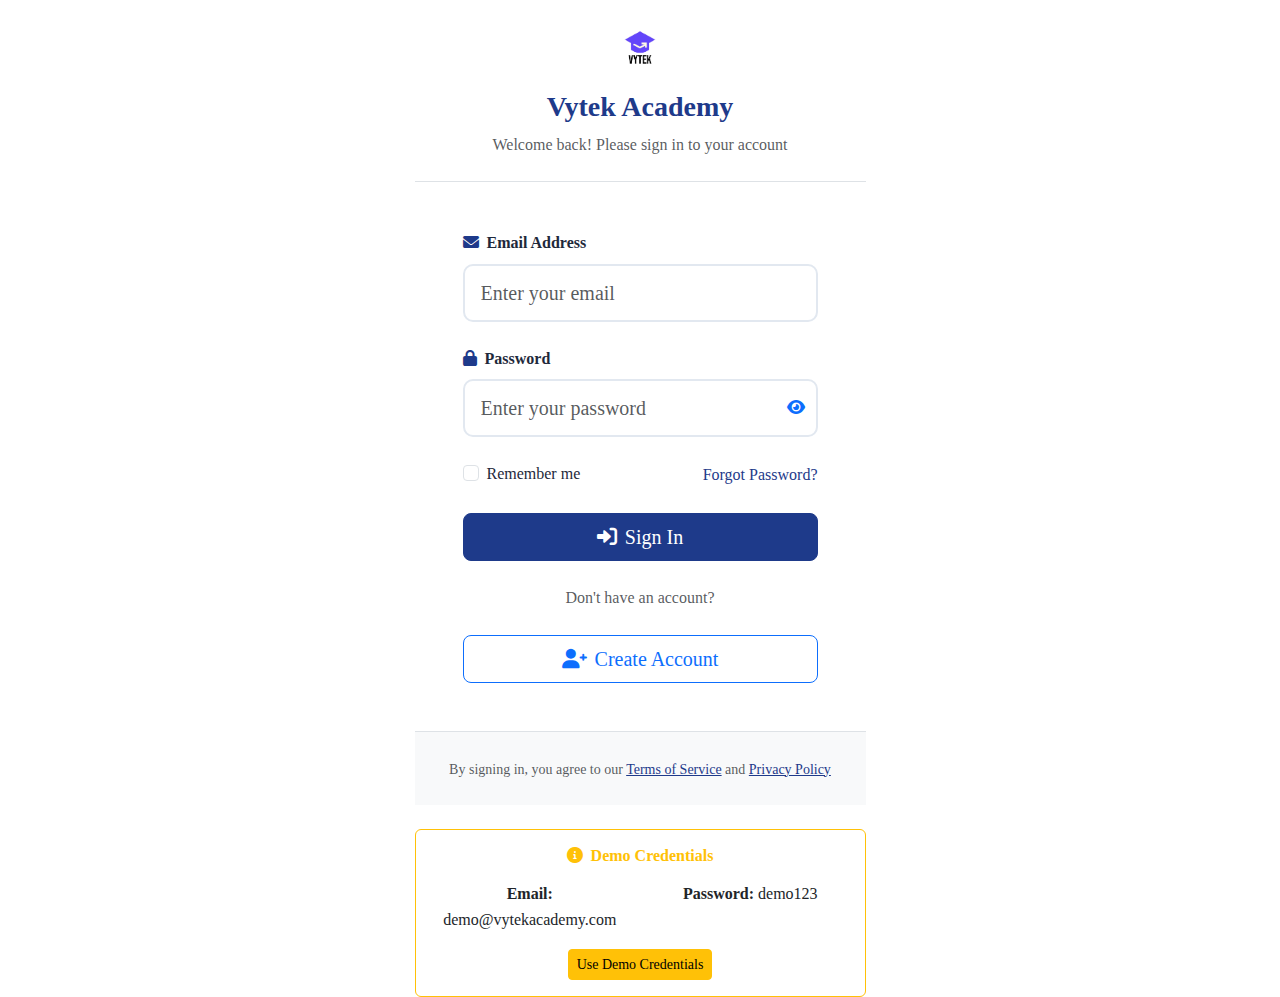
<file: login.html>
<!DOCTYPE html>
<html lang="en">
<head>
    <meta charset="UTF-8">
    <meta name="viewport" content="width=device-width, initial-scale=1.0">
    <title>Login - Vytek Academy</title>
    <link href="https://cdn.jsdelivr.net/npm/bootstrap@5.3.0/dist/css/bootstrap.min.css" rel="stylesheet">
    <link href="https://cdnjs.cloudflare.com/ajax/libs/font-awesome/6.0.0/css/all.min.css" rel="stylesheet">
    <link href="styles.css" rel="stylesheet">
</head>
<body>
    <!-- Login Container -->
    <div class="login-container d-flex align-items-center justify-content-center">
        <div class="container">
            <div class="row justify-content-center">
                <div class="col-lg-5 col-md-7">
                    <div class="login-card">
                        <!-- Header -->
                        <div class="text-center p-4 border-bottom">
                            <a href="index.html" class="text-decoration-none">
                                <img src="public/WhatsApp Image 2025-06-08 at 12.03.42_53844c1d.jpg" alt="Vytek Academy" height="50" class="mb-3">
                                <h3 class="fw-bold text-primary">Vytek Academy</h3>
                            </a>
                            <p class="text-muted mb-0">Welcome back! Please sign in to your account</p>
                        </div>

                        <!-- Login Form -->
                        <div class="p-5">
                            <form id="loginForm" onsubmit="handleLogin(event)">
                                <!-- Email -->
                                <div class="mb-4">
                                    <label for="email" class="form-label fw-bold">
                                        <i class="fas fa-envelope me-2 text-primary"></i>Email Address
                                    </label>
                                    <input type="email" class="form-control form-control-lg" id="email" name="email" required placeholder="Enter your email">
                                </div>

                                <!-- Password -->
                                <div class="mb-4">
                                    <label for="password" class="form-label fw-bold">
                                        <i class="fas fa-lock me-2 text-primary"></i>Password
                                    </label>
                                    <div class="position-relative">
                                        <input type="password" class="form-control form-control-lg" id="password" name="password" required placeholder="Enter your password">
                                        <button type="button" class="btn btn-link position-absolute end-0 top-50 translate-middle-y" onclick="togglePassword()">
                                            <i class="fas fa-eye" id="passwordToggle"></i>
                                        </button>
                                    </div>
                                </div>

                                <!-- Remember Me & Forgot Password -->
                                <div class="d-flex justify-content-between align-items-center mb-4">
                                    <div class="form-check">
                                        <input class="form-check-input" type="checkbox" id="rememberMe">
                                        <label class="form-check-label" for="rememberMe">
                                            Remember me
                                        </label>
                                    </div>
                                    <a href="#" class="text-primary text-decoration-none" onclick="showForgotPassword()">Forgot Password?</a>
                                </div>

                                <!-- Login Button -->
                                <div class="d-grid mb-4">
                                    <button type="submit" class="btn btn-primary btn-lg hover-lift" id="loginBtn">
                                        <i class="fas fa-sign-in-alt me-2"></i>Sign In
                                    </button>
                                </div>

                                <!-- Divider -->
                                <div class="text-center mb-4">
                                    <span class="text-muted">Don't have an account?</span>
                                </div>

                                <!-- Register Button -->
                                <div class="d-grid">
                                    <button type="button" class="btn btn-outline-primary btn-lg" onclick="showRegister()">
                                        <i class="fas fa-user-plus me-2"></i>Create Account
                                    </button>
                                </div>
                            </form>
                        </div>

                        <!-- Footer -->
                        <div class="text-center p-4 border-top bg-light">
                            <small class="text-muted">
                                By signing in, you agree to our 
                                <a href="#" class="text-primary">Terms of Service</a> and 
                                <a href="#" class="text-primary">Privacy Policy</a>
                            </small>
                        </div>
                    </div>

                    <!-- Demo Credentials -->
                    <div class="card mt-4 border-warning">
                        <div class="card-body text-center">
                            <h6 class="fw-bold text-warning mb-3">
                                <i class="fas fa-info-circle me-2"></i>Demo Credentials
                            </h6>
                            <div class="row">
                                <div class="col-md-6 mb-2">
                                    <strong>Email:</strong> demo@vytekacademy.com
                                </div>
                                <div class="col-md-6 mb-2">
                                    <strong>Password:</strong> demo123
                                </div>
                            </div>
                            <button class="btn btn-warning btn-sm mt-2" onclick="fillDemoCredentials()">
                                Use Demo Credentials
                            </button>
                        </div>
                    </div>
                </div>
            </div>
        </div>
    </div>

    <!-- Register Modal -->
    <div class="modal fade" id="registerModal" tabindex="-1">
        <div class="modal-dialog modal-lg">
            <div class="modal-content">
                <div class="modal-header">
                    <h5 class="modal-title fw-bold">
                        <i class="fas fa-user-plus me-2 text-primary"></i>Create Account
                    </h5>
                    <button type="button" class="btn-close" data-bs-dismiss="modal"></button>
                </div>
                <div class="modal-body">
                    <form id="registerForm" onsubmit="handleRegister(event)">
                        <div class="row">
                            <div class="col-md-6 mb-3">
                                <label for="firstName" class="form-label fw-bold">First Name</label>
                                <input type="text" class="form-control" id="firstName" required>
                            </div>
                            <div class="col-md-6 mb-3">
                                <label for="lastName" class="form-label fw-bold">Last Name</label>
                                <input type="text" class="form-control" id="lastName" required>
                            </div>
                        </div>
                        <div class="mb-3">
                            <label for="registerEmail" class="form-label fw-bold">Email Address</label>
                            <input type="email" class="form-control" id="registerEmail" required>
                        </div>
                        <div class="mb-3">
                            <label for="registerPassword" class="form-label fw-bold">Password</label>
                            <input type="password" class="form-control" id="registerPassword" required>
                        </div>
                        <div class="mb-3">
                            <label for="confirmPassword" class="form-label fw-bold">Confirm Password</label>
                            <input type="password" class="form-control" id="confirmPassword" required>
                        </div>
                        <div class="mb-3">
                            <div class="form-check">
                                <input class="form-check-input" type="checkbox" id="agreeTerms" required>
                                <label class="form-check-label" for="agreeTerms">
                                    I agree to the <a href="#" class="text-primary">Terms and Conditions</a>
                                </label>
                            </div>
                        </div>
                        <div class="d-grid">
                            <button type="submit" class="btn btn-primary btn-lg">
                                <i class="fas fa-user-plus me-2"></i>Create Account
                            </button>
                        </div>
                    </form>
                </div>
            </div>
        </div>
    </div>

    <!-- Forgot Password Modal -->
    <div class="modal fade" id="forgotPasswordModal" tabindex="-1">
        <div class="modal-dialog">
            <div class="modal-content">
                <div class="modal-header">
                    <h5 class="modal-title fw-bold">
                        <i class="fas fa-key me-2 text-primary"></i>Reset Password
                    </h5>
                    <button type="button" class="btn-close" data-bs-dismiss="modal"></button>
                </div>
                <div class="modal-body">
                    <p class="text-muted mb-4">Enter your email address and we'll send you a link to reset your password.</p>
                    <form id="forgotPasswordForm" onsubmit="handleForgotPassword(event)">
                        <div class="mb-3">
                            <label for="forgotEmail" class="form-label fw-bold">Email Address</label>
                            <input type="email" class="form-control" id="forgotEmail" required>
                        </div>
                        <div class="d-grid">
                            <button type="submit" class="btn btn-primary">
                                <i class="fas fa-paper-plane me-2"></i>Send Reset Link
                            </button>
                        </div>
                    </form>
                </div>
            </div>
        </div>
    </div>

    <script src="https://cdn.jsdelivr.net/npm/bootstrap@5.3.0/dist/js/bootstrap.bundle.min.js"></script>
    <script src="script.js"></script>
</body>
</html>
</file>
<file: styles.css>
:root {
    --primary-color: #1e3a8a;
    --secondary-color: #3b82f6;
    --accent-color: #60a5fa;
    --light-bg: #f8fafc;
    --dark-bg: #1e293b;
    --text-dark: #1e293b;
    --text-light: #64748b;
    --white: #ffffff;
    --success: #10b981;
    --warning: #f59e0b;
    --danger: #ef4444;
}

* {
    margin: 0;
    padding: 0;
    box-sizing: border-box;
}

body {
    font-family: "Times New Roman", Inter, system-ui, Avenir, Helvetica, Arial, sans-serif;
    line-height: 1.6;
    color: var(--text-dark);
    overflow-x: hidden;
}

/* Custom Bootstrap Overrides */
.btn-primary {
    background-color: var(--primary-color);
    border-color: var(--primary-color);
    transition: all 0.3s ease;
}

.btn-primary:hover {
    background-color: var(--secondary-color);
    border-color: var(--secondary-color);
    transform: translateY(-2px);
    box-shadow: 0 8px 25px rgba(30, 58, 138, 0.3);
}

.text-primary {
    color: var(--primary-color) !important;
}

.bg-primary {
    background-color: var(--primary-color) !important;
}

/* Navigation */
.navbar {
    backdrop-filter: blur(10px);
    transition: all 0.3s ease;
}

.navbar-brand {
    font-size: 1.5rem;
    transition: transform 0.3s ease;
}

.navbar-brand:hover {
    transform: scale(1.05);
}

.nav-link {
    font-weight: 500;
    transition: color 0.3s ease;
    position: relative;
}

.nav-link::after {
    content: '';
    position: absolute;
    width: 0;
    height: 2px;
    bottom: 0;
    left: 50%;
    background-color: var(--primary-color);
    transition: all 0.3s ease;
}

.nav-link:hover::after,
.nav-link.active::after {
    width: 100%;
    left: 0;
}

/* Hero Section */
.hero-section {
    background: linear-gradient(135deg, var(--primary-color) 0%, var(--secondary-color) 100%);
    position: relative;
    overflow: hidden;
}

.hero-section::before {
    content: '';
    position: absolute;
    top: 0;
    left: 0;
    right: 0;
    bottom: 0;
    background: url('data:image/svg+xml,<svg xmlns="http://www.w3.org/2000/svg" viewBox="0 0 1000 1000"><polygon fill="rgba(255,255,255,0.05)" points="0,1000 1000,0 1000,1000"/></svg>');
    background-size: cover;
}

.hero-content {
    position: relative;
    z-index: 2;
}

.feature-badge {
    background: rgba(255, 255, 255, 0.2);
    backdrop-filter: blur(10px);
    padding: 0.5rem 1rem;
    border-radius: 50px;
    font-size: 0.9rem;
    font-weight: 500;
    border: 1px solid rgba(255, 255, 255, 0.3);
}

.hero-image img {
    animation: float 6s ease-in-out infinite;
}

@keyframes float {
    0%, 100% { transform: translateY(0px); }
    50% { transform: translateY(-20px); }
}

/* Feature Cards */
.feature-card {
    background: var(--white);
    border-radius: 15px;
    box-shadow: 0 5px 20px rgba(0, 0, 0, 0.1);
    transition: all 0.3s ease;
    border: 1px solid rgba(0, 0, 0, 0.05);
}

.feature-card:hover {
    transform: translateY(-10px);
    box-shadow: 0 15px 40px rgba(0, 0, 0, 0.15);
}

.feature-icon {
    width: 80px;
    height: 80px;
    background: linear-gradient(135deg, var(--primary-color), var(--secondary-color));
    border-radius: 50%;
    display: flex;
    align-items: center;
    justify-content: center;
    margin: 0 auto;
    color: white;
    font-size: 2rem;
}

/* Course Cards */
.course-card {
    background: var(--white);
    border-radius: 15px;
    overflow: hidden;
    box-shadow: 0 5px 20px rgba(0, 0, 0, 0.1);
    transition: all 0.3s ease;
    border: none;
}

.course-card:hover {
    transform: translateY(-10px);
    box-shadow: 0 15px 40px rgba(0, 0, 0, 0.15);
}

.course-card img {
    height: 200px;
    object-fit: cover;
    transition: transform 0.3s ease;
}

.course-card:hover img {
    transform: scale(1.1);
}

.course-card .card-body {
    padding: 1.5rem;
}

.price {
    font-size: 1.5rem;
}

/* Animations */
.fade-in {
    animation: fadeIn 1s ease-out;
}

@keyframes fadeIn {
    from {
        opacity: 0;
        transform: translateY(30px);
    }
    to {
        opacity: 1;
        transform: translateY(0);
    }
}

.hover-lift {
    transition: all 0.3s ease;
}

.hover-lift:hover {
    transform: translateY(-3px);
    box-shadow: 0 10px 30px rgba(0, 0, 0, 0.2);
}

/* Form Styles */
.form-control {
    border-radius: 10px;
    border: 2px solid #e2e8f0;
    padding: 0.75rem 1rem;
    transition: all 0.3s ease;
}

.form-control:focus {
    border-color: var(--primary-color);
    box-shadow: 0 0 0 0.2rem rgba(30, 58, 138, 0.25);
}

.form-label {
    font-weight: 600;
    color: var(--text-dark);
    margin-bottom: 0.5rem;
}

/* Payment Page Styles */
.payment-container {
    max-width: 600px;
    margin: 0 auto;
}

.qr-upload-area {
    border: 2px dashed var(--primary-color);
    border-radius: 15px;
    padding: 3rem;
    text-align: center;
    background: rgba(30, 58, 138, 0.05);
    transition: all 0.3s ease;
    cursor: pointer;
}

.qr-upload-area:hover {
    background: rgba(30, 58, 138, 0.1);
    border-color: var(--secondary-color);
}

.qr-upload-area.dragover {
    background: rgba(30, 58, 138, 0.15);
    border-color: var(--secondary-color);
}

/* Success Stories */
.story-card {
    background: var(--white);
    border-radius: 15px;
    padding: 2rem;
    box-shadow: 0 5px 20px rgba(0, 0, 0, 0.1);
    transition: all 0.3s ease;
    border-left: 4px solid var(--primary-color);
}

.story-card:hover {
    transform: translateY(-5px);
    box-shadow: 0 15px 40px rgba(0, 0, 0, 0.15);
}

.story-avatar {
    width: 80px;
    height: 80px;
    border-radius: 50%;
    object-fit: cover;
    border: 4px solid var(--primary-color);
}

/* Review Cards */
.review-card {
    background: var(--white);
    border-radius: 15px;
    padding: 2rem;
    box-shadow: 0 5px 20px rgba(0, 0, 0, 0.1);
    transition: all 0.3s ease;
    height: 100%;
}

.review-card:hover {
    transform: translateY(-5px);
    box-shadow: 0 15px 40px rgba(0, 0, 0, 0.15);
}

.stars {
    color: #fbbf24;
    font-size: 1.2rem;
}



/* Course Detail Page */
.course-hero {
    background: linear-gradient(135deg, var(--primary-color) 0%, var(--secondary-color) 100%);
    color: white;
    padding: 6rem 0 4rem;
}

.locked-content {
    background: rgba(239, 68, 68, 0.1);
    border: 2px solid #fecaca;
    border-radius: 15px;
    padding: 3rem;
    text-align: center;
}

/* Responsive Design */
@media (max-width: 768px) {
    .hero-section {
        padding: 4rem 0;
    }
    
    .display-4 {
        font-size: 2.5rem;
    }
    
    .feature-badge {
        font-size: 0.8rem;
        padding: 0.4rem 0.8rem;
    }
    
    .course-card img {
        height: 180px;
    }
    
    .payment-container {
        margin: 1rem;
    }
    
    .qr-upload-area {
        padding: 2rem 1rem;
    }
}

@media (max-width: 576px) {
    .hero-section {
        padding: 3rem 0;
    }
    
    .display-4 {
        font-size: 2rem;
    }
    
    .display-5 {
        font-size: 1.8rem;
    }
    
    .feature-icon {
        width: 60px;
        height: 60px;
        font-size: 1.5rem;
    }
    
    .course-card img {
        height: 160px;
    }
}

/* Loading Animation */
.loading {
    display: inline-block;
    width: 20px;
    height: 20px;
    border: 3px solid rgba(255, 255, 255, 0.3);
    border-radius: 50%;
    border-top-color: #fff;
    animation: spin 1s ease-in-out infinite;
}

@keyframes spin {
    to { transform: rotate(360deg); }
}

/* Utility Classes */
.text-gradient {
    background: linear-gradient(135deg, var(--primary-color), var(--secondary-color));
    -webkit-background-clip: text;
    -webkit-text-fill-color: transparent;
    background-clip: text;
}

.bg-gradient {
    background: linear-gradient(135deg, var(--primary-color), var(--secondary-color));
}

.shadow-custom {
    box-shadow: 0 10px 40px rgba(0, 0, 0, 0.1);
}

.border-gradient {
    border: 2px solid;
    border-image: linear-gradient(135deg, var(--primary-color), var(--secondary-color)) 1;
}
</file>
